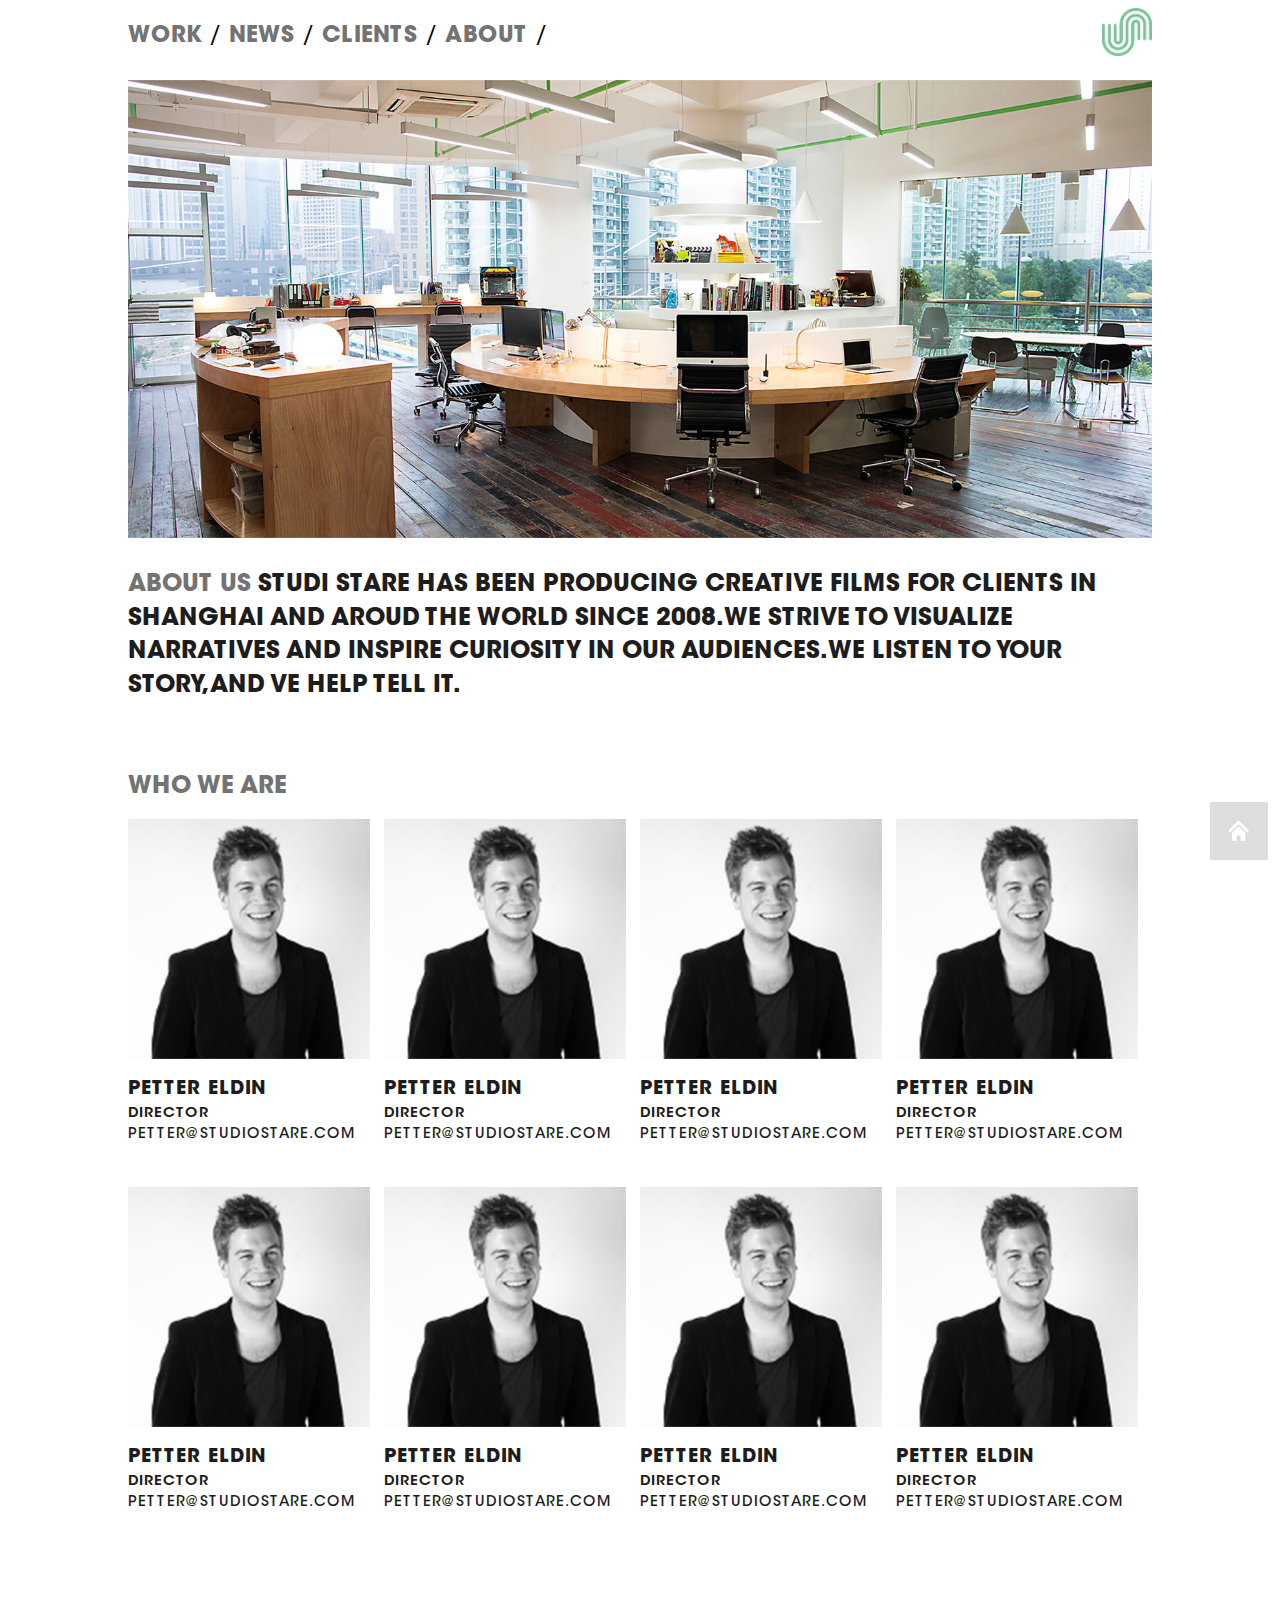
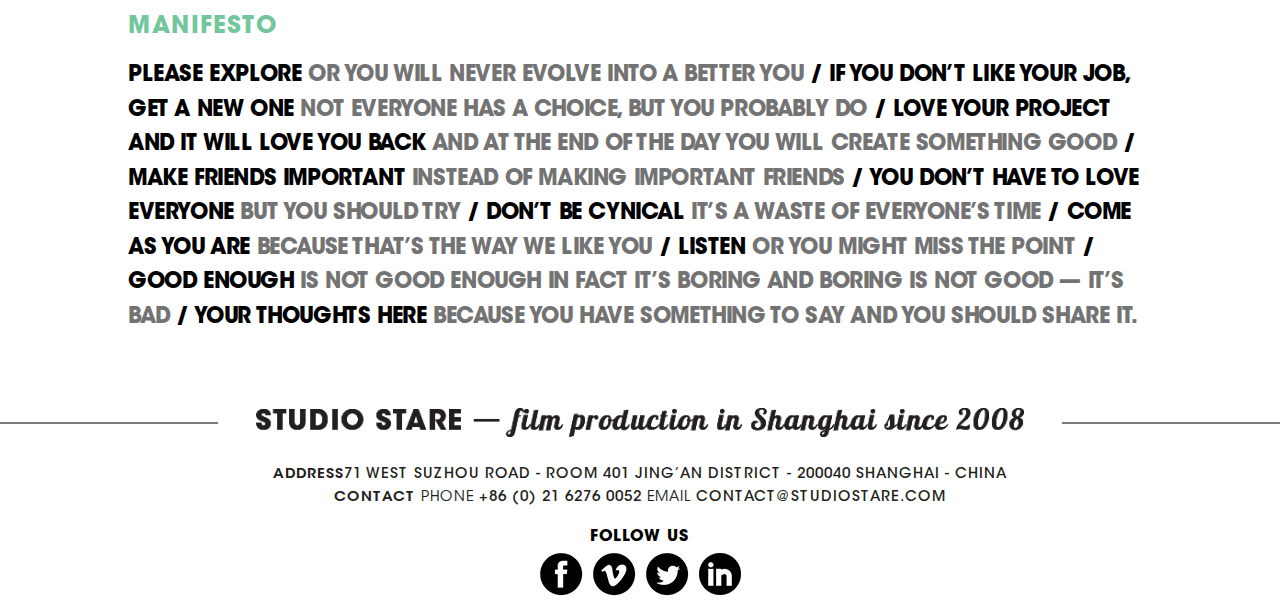
<file: design/staticPage/front/about.html>
<!doctype html>

<head>
<meta charset="utf-8" />
<meta http-equiv="X-UA-Compatible" content="IE=edge,chrome=1">
<title>Studio Stare</title>
<meta name="description" content="" />
<link rel="stylesheet" type="text/css" href="css/style.css">
<script src="js/libs/html5shiv.js"></script>
<script src="js/jquery.min.js"></script>
<!-- ICONS -->
<link rel="icon" type="image/png" href="favicon.png" />
<link rel="icon" type="image/x-icon" href="favicon.ico" />
<!-- MOBILE META -->
<meta name="viewport" content="width=device-width, initial-scale=0.8, maximum-scale=0.8, minimum-scale=0.8, user-scalable=no">
<meta name="apple-mobile-web-app-capable" content="yes">
<meta name="apple-mobile-web-app-status-bar-style" content="black">

<meta itemprop="name" content="Studio Stare" >
<meta itemprop="description" content="">
<!--[if lt IE 9]>
	<script src="js/libs/html5shiv.js"></script>
	<![endif]-->

</head>
<body data-tpl="home">
<header id="main_header">
  <div class="center">
    <nav id="main_nav">
      <ul>
         <li><a href="index.html">work</a><font>&nbsp;/&nbsp;</font></li>
        <li><a href="news.html">news</a><font>&nbsp;/&nbsp;</font></li>
        <li><a href="clients.html">clients</a><font>&nbsp;/&nbsp;</font></li>
        <li><a href="about.html">about</a><font>&nbsp;/&nbsp;</font></li>
      </ul>
    </nav>
    <a href="/en/home/" class="logo"> <img src="img/logo.png" alt=""> </a> <span class="clearfix"></span> </div>
</header>
<div class="aboutbox">
  <div class="aboutbanner_box">
    <div class="aboutbanner"> <img src="img/temp/about.jpg"> </div>
    <div class="aboutbanner_font">
      <h1><font>ABOUT US</font> STUDI STARE HAS BEEN PRODUCING CREATIVE FILMS FOR CLIENTS IN SHANGHAI AND AROUD THE WORLD SINCE 2008.WE STRIVE TO VISUALIZE NARRATIVES AND INSPIRE CURIOSITY IN OUR AUDIENCES.WE LISTEN TO YOUR STORY,AND VE HELP TELL IT. </h1>
    </div>
  </div>
  <div class="whobox">
    <dl>
      <dt>who we are</dt>
      <dd>
        <div class="who_list">
          <div class="who_imgbox"> <img src="img/temp/Director.jpg"> </div>
          <h2>petter eldin</h2>
          <h3>Director</h3>
          <h4> petter@studiostare.com</h4>
        </div>
        <div class="who_list">
          <div class="who_imgbox"> <img src="img/temp/Director.jpg"> </div>
          <h2>petter eldin</h2>
          <h3>Director</h3>
          <h4> petter@studiostare.com</h4>
        </div>
        <div class="who_list">
          <div class="who_imgbox"> <img src="img/temp/Director.jpg"> </div>
          <h2>petter eldin</h2>
          <h3>Director</h3>
          <h4> petter@studiostare.com</h4>
        </div>
        <div class="who_list">
          <div class="who_imgbox"> <img src="img/temp/Director.jpg"> </div>
          <h2>petter eldin</h2>
          <h3>Director</h3>
          <h4> petter@studiostare.com</h4>
        </div>
      </dd>
      <dd>
        <div class="who_list">
          <div class="who_imgbox"> <img src="img/temp/Director.jpg"> </div>
          <h2>petter eldin</h2>
          <h3>Director</h3>
          <h4> petter@studiostare.com</h4>
        </div>
        <div class="who_list">
          <div class="who_imgbox"> <img src="img/temp/Director.jpg"> </div>
          <h2>petter eldin</h2>
          <h3>Director</h3>
          <h4> petter@studiostare.com</h4>
        </div>
        <div class="who_list">
          <div class="who_imgbox"> <img src="img/temp/Director.jpg"> </div>
          <h2>petter eldin</h2>
          <h3>Director</h3>
          <h4> petter@studiostare.com</h4>
        </div>
        <div class="who_list">
          <div class="who_imgbox"> <img src="img/temp/Director.jpg"> </div>
          <h2>petter eldin</h2>
          <h3>Director</h3>
          <h4> petter@studiostare.com</h4>
        </div>
      </dd>
    </dl>
  </div>
  <div class="manifesto">
    <dl>
      <dt>MANIFESTO</dt>
      <dd> <font color="#000">PLEASE EXPLORE</font> or you will never evolve into a better you <font color="#000">/ IF YOU DON’T LIKE YOUR JOB, GET A NEW ONE</font> not everyone has a choice, but you probably do <font color="#000">/ LOVE YOUR PROJECT AND IT WILL LOVE YOU BACK</font> and at the end of the day you will create something good <font color="#000">/ MAKE FRIENDS IMPORTANT</font> instead of making important friends <font color="#000">/ YOU DON’T HAVE TO LOVE EVERYONE</font> but you should try <font color="#000">/ DON’T BE CYNICAL</font> it’s a waste of everyone’s time <font color="#000">/ COME AS YOU ARE</font> because that’s the way we like you <font color="#000">/ LISTEN</font> or you might miss the point <font color="#000">/ GOOD ENOUGH</font> IS NOT GOOD ENOUGH in fact it’s boring and boring is not good — it’s bad <font color="#000">/ YOUR THOUGHTS HERE</font> because you have something to say and you should share it. </dd>
    </dl>
  </div>
</div>
<footer>
  <div class="center">
    <div class="c1">
      <div class="line_fl"></div>
      <div class="imgbox"><img src="img/foot.png" alt="" /></div>
      <div class="line_fr"></div>
    </div>
    <div class="footfont"> <font class="demi">address</font>71 West Suzhou Road - room 401
      Jing’an District - 200040 Shanghai - China<br>
      <font
					class="demi">contact</font> <font class="book">phone</font> +86 (0)
      21 6276 0052 <font class="book">email</font> contact@studiostare.com </div>
    <div class="fllowus">
      <h1>follow us</h1>
      <div class="fllowuslink"> <img src="img/facebook.jpg"> <img src="img/vimeo.jpg"> <img src="img/twitter.jpg"> <img src="img/linkedin.jpg"> </div>
    </div>
  </div>
</footer>
<div class="scroll_top"><a href="index.html" class="homebtn"></a></div>
<script type="text/javascript">
	$(window).bind("scroll",check_scroll);
	function scroll_top(){
		$("html, body").animate({ scrollTop: 0 }, 120);
	}
</script>
</body>
</html>
</file>
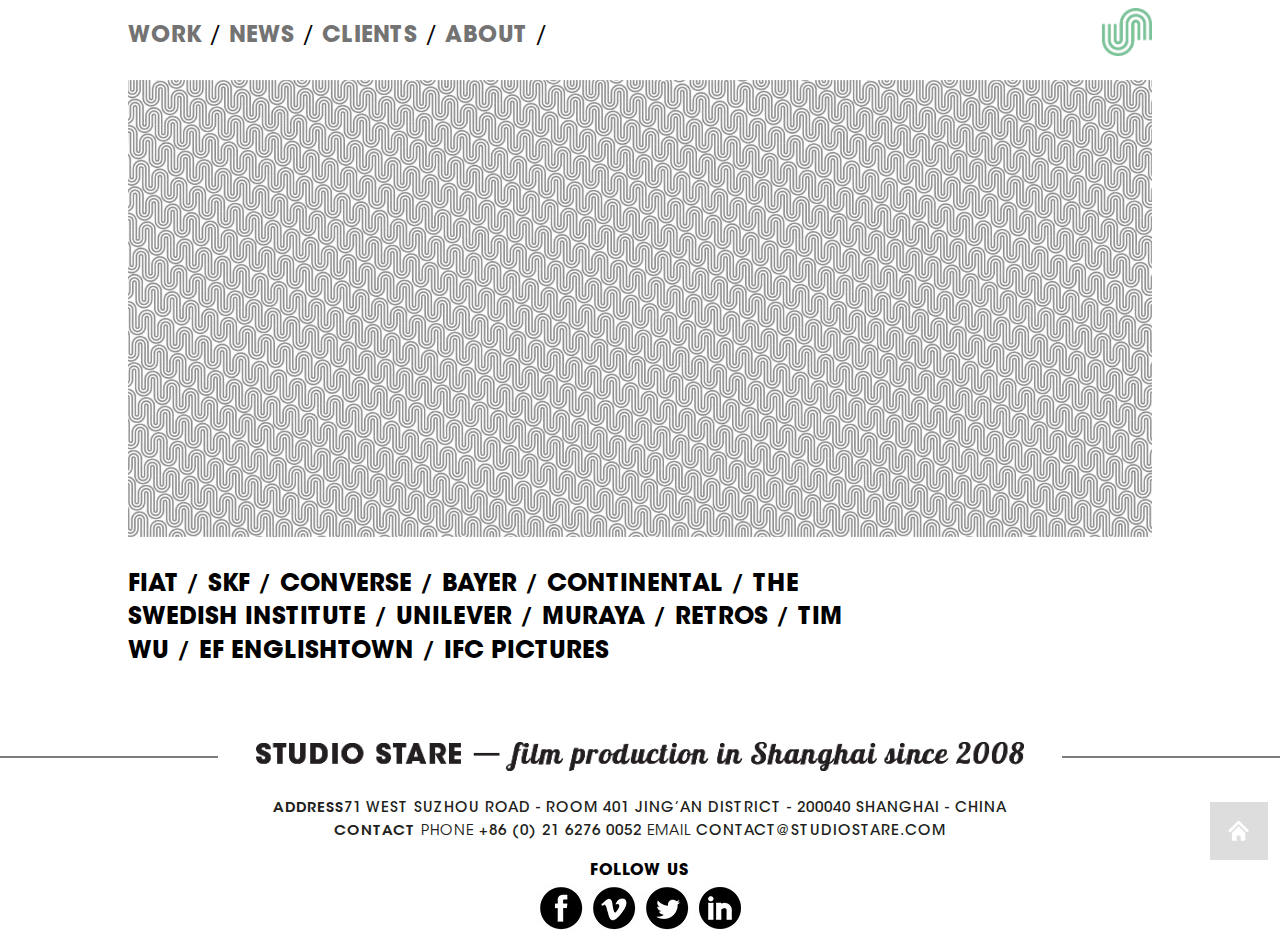
<file: design/staticPage/front/clients.html>
<!doctype html>

<head>
<meta charset="utf-8" />
<meta http-equiv="X-UA-Compatible" content="IE=edge,chrome=1">
<title>Studio Stare</title>
<meta name="description" content="" />
<link rel="stylesheet" type="text/css" href="css/style.css">
<script src="js/libs/html5shiv.js"></script>
<script src="js/jquery.min.js"></script>
<!-- ICONS -->
<link rel="icon" type="image/png" href="favicon.png" />
<link rel="icon" type="image/x-icon" href="favicon.ico" />
<!-- MOBILE META -->
<meta name="viewport" content="width=device-width, initial-scale=0.8, maximum-scale=0.8, minimum-scale=0.8, user-scalable=no">
<meta name="apple-mobile-web-app-capable" content="yes">
<meta name="apple-mobile-web-app-status-bar-style" content="black">

<meta itemprop="name" content="Studio Stare" >
<meta itemprop="description" content="">
<!--[if lt IE 9]>
	<script src="js/libs/html5shiv.js"></script>
	<![endif]-->

</head>
<body data-tpl="home">
<header id="main_header">
  <div class="center">
    <nav id="main_nav">
      <ul>
        <li><a href="index.html">work</a><font>&nbsp;/&nbsp;</font></li>
        <li><a href="news.html">news</a><font>&nbsp;/&nbsp;</font></li>
        <li><a href="clients.html">clients</a><font>&nbsp;/&nbsp;</font></li>
        <li><a href="about.html">about</a><font>&nbsp;/&nbsp;</font></li>
      </ul>
    </nav>
    <a href="/en/home/" class="logo"> <img src="img/logo.png" alt=""> </a> <span class="clearfix"></span> </div>
</header>
<div class="clientsbox">
  <div class="clientsbanner"> <img src="img/temp/clientsimg00.jpg"> </div>
  <div class="clientsnav_box">
    <div class="clientsnav"> <a href="#">FIAT </a><font> / </font><a href="#">SKF</a><font> / </font><a href="#">Converse</a><font> / </font><a href="#">BAYER</a><font> / </font><a href="#">Continental</a><font> / </font><a href="#">The Swedish Institute</a><font> / </font><a href="#">unilever</a><font> / </font><a href="#">Muraya</a><font> / </font><a href="#">ReTros</a><font> / </font><a href="#">Tim Wu</a><font> / </font><a href="#">EF Englishtown</a><font> / </font><a href="#">IFC pictures</a> </div>
    <div class="clientssubnav" style="display:none;">
      <h1>category</h1>
      <a href="#">corporate <font> / </font></a> <a href="#">advertisement<font> / </font></a> <a href="#"> digital <font> / </font></a> <a href="event.html">event <font> / </font></a> <a href="#">entertainment <font> / </font></a> </div>
  </div>
</div>
<footer>
  <div class="center">
    <div class="c1">
      <div class="line_fl"></div>
      <div class="imgbox"><img src="img/foot.png" alt="" /></div>
      <div class="line_fr"></div>
    </div>
    <div class="footfont"> <font class="demi">address</font>71 West Suzhou Road - room 401
      Jing’an District - 200040 Shanghai - China<br>
      <font
					class="demi">contact</font> <font class="book">phone</font> +86 (0)
      21 6276 0052 <font class="book">email</font> contact@studiostare.com </div>
    <div class="fllowus">
      <h1>follow us</h1>
      <div class="fllowuslink"> <img src="img/facebook.jpg"> <img src="img/vimeo.jpg"> <img src="img/twitter.jpg"> <img src="img/linkedin.jpg"> </div>
    </div>
  </div>
</footer>
<div class="scroll_top"><a href="index.html" class="homebtn"></a></div>
<script type="text/javascript">
	$(window).bind("scroll",check_scroll);
	function scroll_top(){
		$("html, body").animate({ scrollTop: 0 }, 120);
	}
</script> 
<script>
	   var warp_pro=document.getElementsByClassName("clientsnav_box");
	   for (i=0;i<warp_pro.length;i++)
		{
		 warp_pro[i].onmouseover=clientsnav_box_action;
		 warp_pro[i].onmouseout=clientsnav_box_move;
		 warp_pro[i].getElementsByClassName("clientssubnav")[0].style.display="none";
		}
       function clientsnav_box_action(){
		   this.getElementsByClassName("clientssubnav")[0].style.display="block";
		   }
		function clientsnav_box_move(){
		   this.getElementsByClassName("clientssubnav")[0].style.display="none";
		   }
       </script>
</body>
</html>
</file>
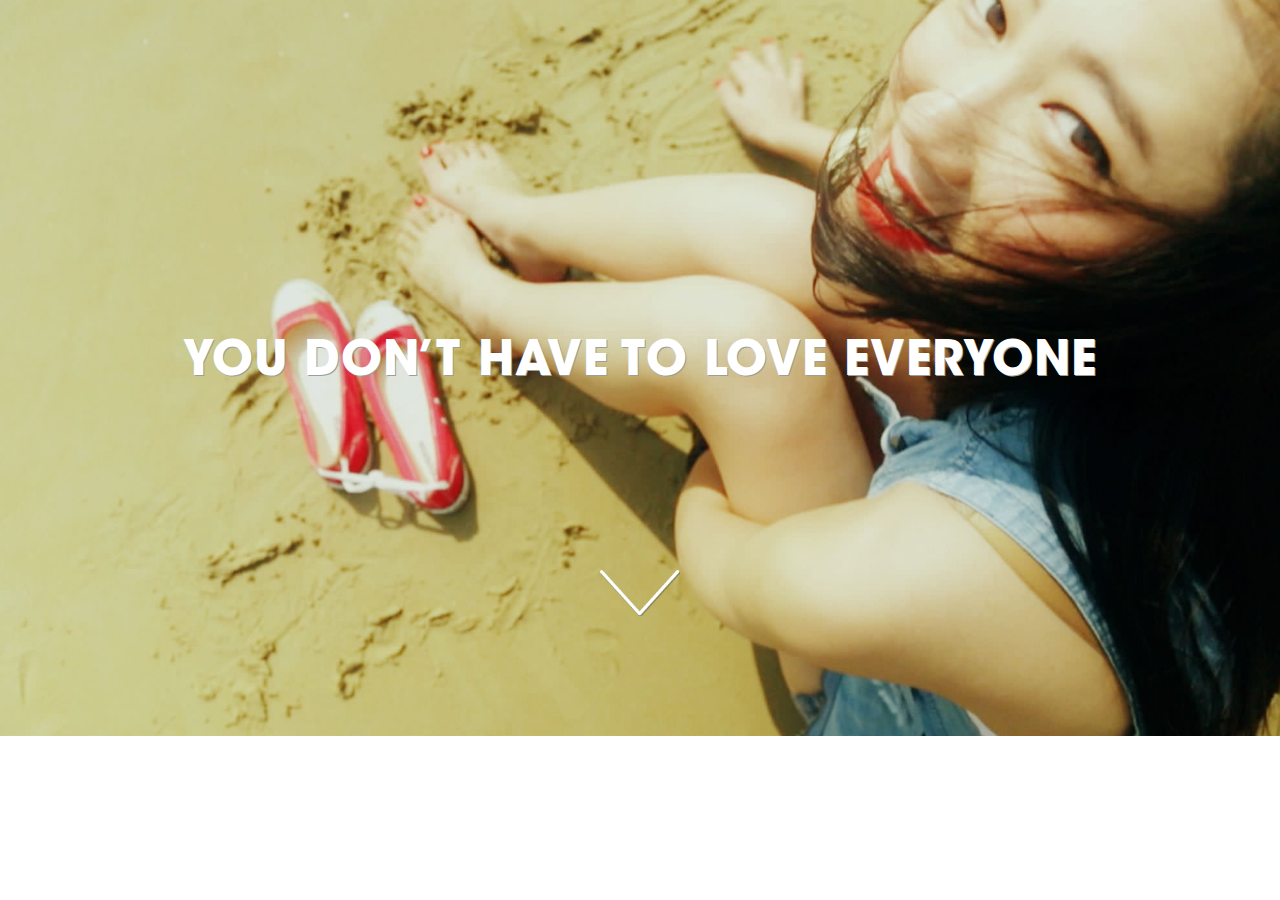
<file: design/staticPage/front/index2 (2).html>
<html>
<head>
<meta charset="utf-8" />
<meta http-equiv="X-UA-Compatible" content="IE=edge,chrome=1">
<title>Studio Stare</title>
<meta name="description" content="" />
<link rel="stylesheet" type="text/css" href="css/style.css">
<script src="js/libs/html5shiv.js"></script>
<!-- video -->
<link href="video-js.css" rel="stylesheet" type="text/css">
<script src="js/video.js"></script>
<script>videojs.options.flash.swf = "swf/video-js.swf";</script>
<script src="js/jquery.min.js"></script>

<!-- ICONS -->
<link rel="icon" type="image/png" href="favicon.png" />
<link rel="icon" type="image/x-icon" href="favicon.ico" />
<link rel="stylesheet" href="css/lrtk.css">
<!-- MOBILE META -->
<meta name="viewport" content="width=device-width"/>
<meta name="MobileOptimized" content="320"/>
<meta name="viewport" content="width=device-width, initial-scale=0.8, maximum-scale=0.8, minimum-scale=0.8, user-scalable=no">
<meta name="apple-mobile-web-app-capable" content="yes">
<meta name="apple-mobile-web-app-status-bar-style" content="black">

<meta itemprop="name" content="Studio Stare" >
<meta itemprop="description" content="">
<!--[if lt IE 9]>
	<script src="js/libs/html5shiv.js"></script>
	<![endif]-->
<script src="js/slider.js"></script>
<script src="js/jquery.flexslider-min.js"></script>
<script type="text/javascript">
		$(window).load(function() {
			$('.flexslider').flexslider();
		});
		
		var scrollFunc=function(e){
    var direct=0;
    e=e || window.event;
    if(e.wheelDelta){//IE/Opera/Chrome/safari
        if(e.wheelDelta == -3){
        	self.location='work.html';
        }
    }else if(e.detail){//Firefox
        if(e.detail == 2){
        	self.location='work.html';
        }
    }
}
/*注册事件*/
if(document.addEventListener){
    document.addEventListener('DOMMouseScroll',scrollFunc,false);
}//W3C
window.onmousewheel=document.onmousewheel=scrollFunc;//IE/Opera/Chrome/Safari

</script>


</head>
<body>
	<div class="flexslider" onClick="location='work.html'"
		data-spy="scroll" data-target=".scroll">
		<ul class="slides">
			<li id="randomimg" />
		</ul>
		<span class="arrow" onClick="location='work.html'"></span>
	</div>
	<script>
		var m=10; //随机显示图片的总数量
		var n=Math.floor(Math.random()*m);
		var p = "";
		switch(n)
		{
		case 1:
		  p = "<div class='infos'><p>Come as you are</p></div>";
		  break;
		case 2:
		  p = "<div class='infos'><p>Listen</p></div>";
		  break;
		case 3:
		  p = "<div class='infos'><p>If you don’t like your job, <br> get a new one</p></div>";
		  break;
		case 4:
		  p = "<div class='infos'><p>You don’t have to love everyone</p></div>";
		  break;
		case 5:
		  p = "<div class='infos'><p>Don't be cynical</p></div>";
		  break;
		case 6:
		  p = "<div class='infos'><p>Love your project and it will <br> love you back</p></div>";
		  break;
		case 7:
		  p = "<div class='infos'><p>Good enough <br> is not good enough</p></div>";
		  break;
		case 8:
		  p = "<div class='infos'><p>Your thoughts HERE</p></div>";
		  break;
		case 9:
		  p = "<div class='infos'><p>Your thoughts HERE</p></div>";
		  break;
		case 0:
		  p = "<div class='infos'><p>Your thoughts HERE</p></div>";
		  break;
		default:
		  p = "";
		}
		var imgstr = "<img src='img/temp/img0" + n + ".jpg' />" + p;
		document.getElementById("randomimg").innerHTML = imgstr;
	</script>
	<script>
	   var warp_pro=document.getElementsByClassName("sharebox");
	   for (i=0;i<warp_pro.length;i++)
		{
		 warp_pro[i].onmouseover=sharebox_action;
		 warp_pro[i].onmouseout=sharebox_move;
		 warp_pro[i].getElementsByClassName("shareicon")[0].style.display="none";
		}
       function sharebox_action(){
		   this.getElementsByClassName("shareicon")[0].style.display="block";
		   }
		function sharebox_move(){
		   this.getElementsByClassName("shareicon")[0].style.display="none";
		   }
       </script>

</body>
</html>
</file>
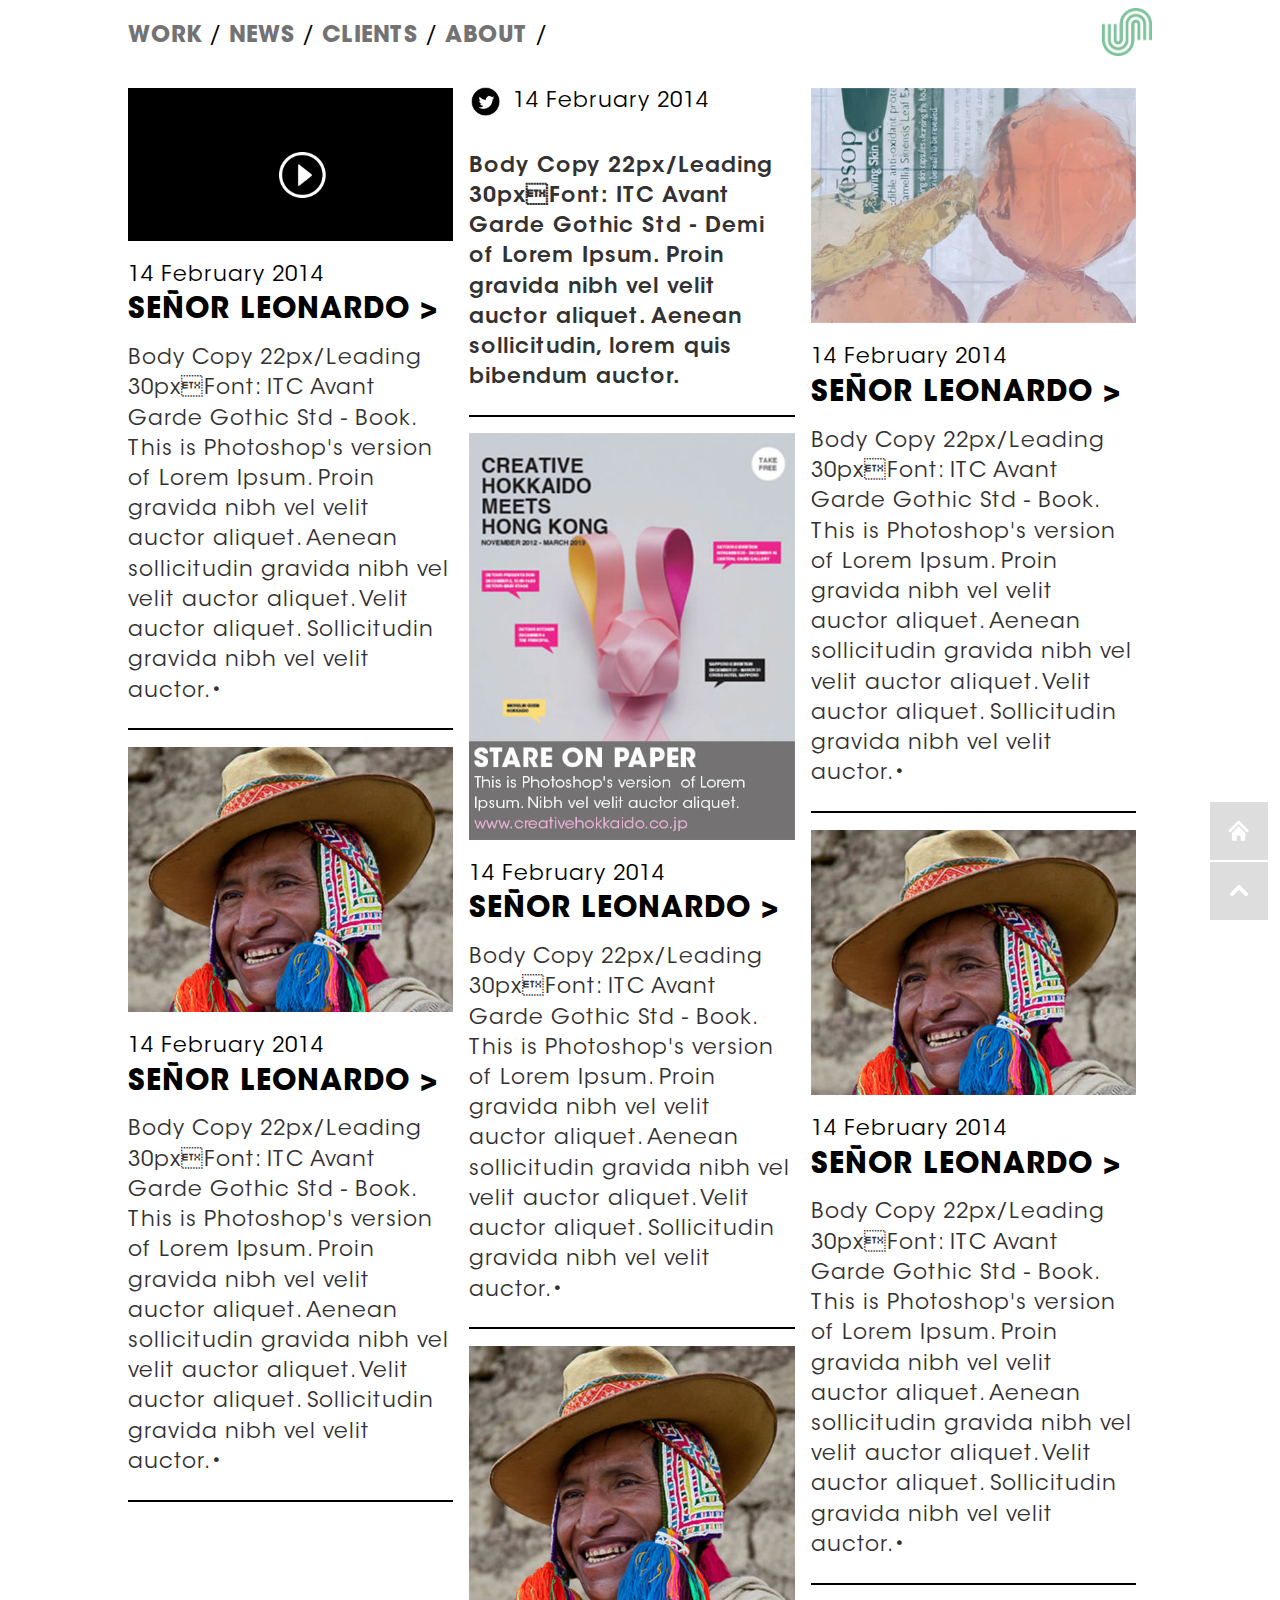
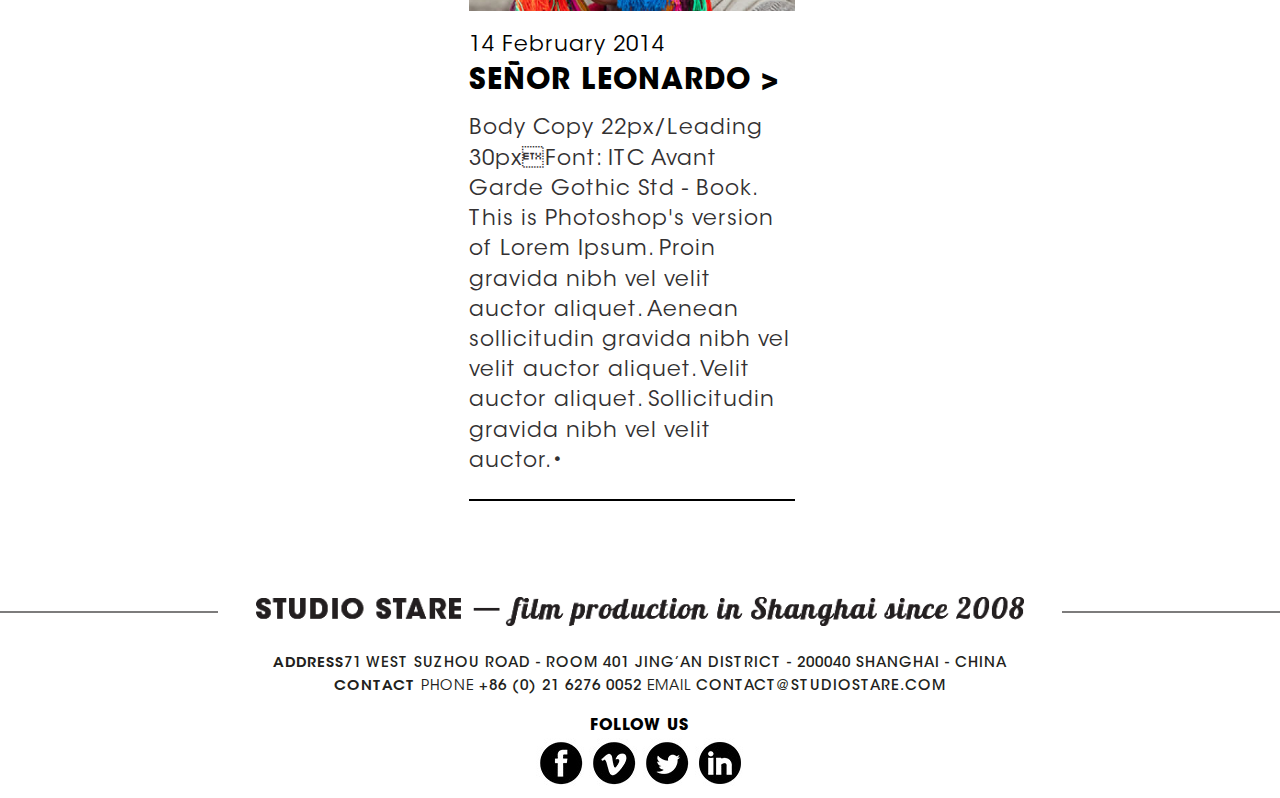
<file: design/staticPage/front/news.html>
<!doctype html>

<head>
<meta charset="utf-8" />
<meta http-equiv="X-UA-Compatible" content="IE=edge,chrome=1">
<title>Studio Stare</title>
<meta name="description" content="" />
<link rel="stylesheet" type="text/css" href="css/style.css">
<script src="js/libs/html5shiv.js"></script>
<script src="js/jquery.min.js"></script>
<!-- video -->
<link href="video-js.css" rel="stylesheet" type="text/css">
<script src="js/video.js"></script>
<script>videojs.options.flash.swf = "swf/video-js.swf";</script>
<!--[if lt IE 9]>
<script src="../html5.js"></script>
<![endif]-->
<script src="js/blocksit.min.js"></script>
<script src="js/blockanimate.js"></script>
<!-- ICONS -->
<link rel="icon" type="image/png" href="favicon.png" />
<link rel="icon" type="image/x-icon" href="favicon.ico" />
<!-- MOBILE META -->
<meta name="viewport" content="width=device-width, initial-scale=0.8, maximum-scale=0.8, minimum-scale=0.8, user-scalable=no">
<meta name="apple-mobile-web-app-capable" content="yes">
<meta name="apple-mobile-web-app-status-bar-style" content="black">

<meta itemprop="name" content="Studio Stare" >
<meta itemprop="description" content="">
<!--[if lt IE 9]>
	<script src="js/libs/html5shiv.js"></script>
	<![endif]-->

</head>
<body data-tpl="home">
<header id="main_header">
  <div class="center">
    <nav id="main_nav">
      <ul>
         <li><a href="index.html">work</a><font>&nbsp;/&nbsp;</font></li>
        <li><a href="news.html">news</a><font>&nbsp;/&nbsp;</font></li>
        <li><a href="clients.html">clients</a><font>&nbsp;/&nbsp;</font></li>
        <li><a href="about.html">about</a><font>&nbsp;/&nbsp;</font></li>
      </ul>
    </nav>
    <a href="/en/home/" class="logo"> <img src="img/logo.png" alt=""> </a> <span class="clearfix"></span> </div>
</header>
<!-- news start-->
<section id="wrapper">
  <div id="container">
    <div class="grid">
      <div class="imgholder">
        <div class="videobox">
          <video id="example_video_1" class="video-js vjs-default-skin" controls preload="none" poster="http://video-js.zencoder.com/oceans-clip.png" data-setup="{}">
            <source src="http://video-js.zencoder.com/oceans-clip.mp4" type='video/mp4' />
            <source src="http://video-js.zencoder.com/oceans-clip.webm" type='video/webm' />
            <source src="http://video-js.zencoder.com/oceans-clip.ogv" type='video/ogg' />
            <track kind="captions" src="demo.captions.vtt" srclang="en" label="English"></track>
            <!-- Tracks need an ending tag thanks to IE9 -->
            <track kind="subtitles" src="demo.captions.vtt" srclang="en" label="English"></track>
            <!-- Tracks need an ending tag thanks to IE9 --> 
          </video>
        </div>
      </div>
      <font>14 February 2014</font> <strong>señor Leonardo &gt;</strong>
      <p>Body Copy 22px/Leading 30pxFont: ITC Avant Garde Gothic Std - Book. This is Photoshop's version of Lorem Ipsum. Proin gravida nibh vel velit auctor aliquet. Aenean sollicitudin gravida nibh vel velit auctor aliquet. Velit auctor aliquet. Sollicitudin gravida nibh vel velit auctor.•</p>
      <div class="meta"></div>
    </div>
    <div class="grid">
      <div class="imgholder"><img src="img/twitter.jpg" class="twitter"><font class="twitterfont">14 February 2014</font></div>
      <p class="news_twitter">Body Copy 22px/Leading 30pxFont: ITC Avant Garde Gothic Std - Demi of Lorem Ipsum. Proin gravida nibh vel velit auctor aliquet. Aenean sollicitudin, lorem quis bibendum auctor.</p>
    </div>
    <div class="grid">
      <div class="imgholder"> <img src="img/temp/newsimg03.jpg" /> </div>
      <font>14 February 2014</font> <strong>señor Leonardo ></strong>
      <p>Body Copy 22px/Leading 30pxFont: ITC Avant Garde Gothic Std - Book. This is Photoshop's version of Lorem Ipsum. Proin gravida nibh vel velit auctor aliquet. Aenean sollicitudin gravida nibh vel velit auctor aliquet. Velit auctor aliquet. Sollicitudin gravida nibh vel velit auctor.•</p>
      <div class="meta"></div>
    </div>
    <div class="grid">
      <div class="imgholder"> <img src="img/temp/newsimg04.jpg" /> </div>
      <font>14 February 2014</font> <strong>señor Leonardo ></strong>
      <p>Body Copy 22px/Leading 30pxFont: ITC Avant Garde Gothic Std - Book. This is Photoshop's version of Lorem Ipsum. Proin gravida nibh vel velit auctor aliquet. Aenean sollicitudin gravida nibh vel velit auctor aliquet. Velit auctor aliquet. Sollicitudin gravida nibh vel velit auctor.•</p>
      <div class="meta"></div>
    </div>
    <div class="grid">
      <div class="imgholder"> <img src="img/temp/newsimg01.jpg" /> </div>
      <font>14 February 2014</font> <strong>señor Leonardo ></strong>
      <p>Body Copy 22px/Leading 30pxFont: ITC Avant Garde Gothic Std - Book. This is Photoshop's version of Lorem Ipsum. Proin gravida nibh vel velit auctor aliquet. Aenean sollicitudin gravida nibh vel velit auctor aliquet. Velit auctor aliquet. Sollicitudin gravida nibh vel velit auctor.•</p>
      <div class="meta"></div>
    </div>
    <div class="grid">
      <div class="imgholder"> <img src="img/temp/newsimg01.jpg" /> </div>
      <font>14 February 2014</font> <strong>señor Leonardo ></strong>
      <p>Body Copy 22px/Leading 30pxFont: ITC Avant Garde Gothic Std - Book. This is Photoshop's version of Lorem Ipsum. Proin gravida nibh vel velit auctor aliquet. Aenean sollicitudin gravida nibh vel velit auctor aliquet. Velit auctor aliquet. Sollicitudin gravida nibh vel velit auctor.•</p>
      <div class="meta"></div>
    </div>
    <div class="grid">
      <div class="imgholder"> <img src="img/temp/newsimg01.jpg" /> </div>
      <font>14 February 2014</font> <strong>señor Leonardo ></strong>
      <p>Body Copy 22px/Leading 30pxFont: ITC Avant Garde Gothic Std - Book. This is Photoshop's version of Lorem Ipsum. Proin gravida nibh vel velit auctor aliquet. Aenean sollicitudin gravida nibh vel velit auctor aliquet. Velit auctor aliquet. Sollicitudin gravida nibh vel velit auctor.•</p>
      <div class="meta"></div>
    </div>
  </div>
</section>
<!-- news end-->
<footer>
  <div class="center">
    <div class="c1">
      <div class="line_fl"></div>
      <div class="imgbox"><img src="img/foot.png" alt="" /></div>
      <div class="line_fr"></div>
    </div>
    <div class="footfont"> <font class="demi">address</font>71 West Suzhou Road - room 401
      Jing’an District - 200040 Shanghai - China<br>
      <font
					class="demi">contact</font> <font class="book">phone</font> +86 (0)
      21 6276 0052 <font class="book">email</font> contact@studiostare.com </div>
    <div class="fllowus">
      <h1>follow us</h1>
      <div class="fllowuslink"> <img src="img/facebook.jpg"> <img src="img/vimeo.jpg"> <img src="img/twitter.jpg"> <img src="img/linkedin.jpg"> </div>
    </div>
  </div>
</footer>
<div class="scroll_top"><a href="index.html" class="homebtn"></a><a onclick="scroll_top()"></a></div>
</div>
<script type="text/javascript">
	function scroll_top(){
		$("html, body").animate({ scrollTop: 0 }, 120);
	}
</script>
</body>
</html>
</file>
<file: design/staticPage/front/video-js.css>
/*!
Video.js Default Styles (http://videojs.com)
Version 4.4.3
Create your own skin at http://designer.videojs.com
*/
/* SKIN
================================================================================
The main class name for all skin-specific styles. To make your own skin,
replace all occurances of 'vjs-default-skin' with a new name. Then add your new
skin name to your video tag instead of the default skin.
e.g. <video class="video-js my-skin-name">
*/
.vjs-default-skin {
  color: #cccccc;
}
/* Custom Icon Font
--------------------------------------------------------------------------------
The control icons are from a custom font. Each icon corresponds to a character
(e.g. "\e001"). Font icons allow for easy scaling and coloring of icons.
*/
@font-face {
  font-family: 'VideoJS';
  src: url('font/vjs.eot');
  src: url('font/vjs.eot?#iefix') format('embedded-opentype'), url('font/vjs.woff') format('woff'), url('font/vjs.ttf') format('truetype');
  font-weight: normal;
  font-style: normal;
}
/* Base UI Component Classes
--------------------------------------------------------------------------------
*/
/* Slider - used for Volume bar and Seek bar */
.vjs-default-skin .vjs-slider {
/*  */
padding: 0;;
  /*  */
  /* background-color: #333333; */;
  /* Replace browser focus hightlight with handle highlight */
  outline: 0;
  

  
position: relative;
  cursor: pointer;
  /* background-color-with-alpha */;


  /* margin: 0; */


  /* display: none; */


  

}
.vjs-default-skin .vjs-slider:focus {
  /* box-shadow */
  -webkit-box-shadow: 0 0 2em #ffffff;
  -moz-box-shadow: 0 0 2em #ffffff;
  box-shadow: 0 0 2em #ffffff;
}
.vjs-default-skin .vjs-slider-handle {
  position: absolute;
  /* Needed for IE6 */
  left: 0;
  top: 0;
}
.vjs-default-skin .vjs-slider-handle:before {
  content: "\e009";
  font-family: VideoJS;
  line-height: 1;
  text-align: center;
  text-shadow: 0em 0em 1em #fff;
  position: absolute;
  top: 0;
  left: 0;
  /* Rotate the square icon to make a diamond */
  /* transform */
  -webkit-transform: rotate(-45deg);
  -moz-transform: rotate(-45deg);
  -ms-transform: rotate(-45deg);
  -o-transform: rotate(-45deg);
  transform: rotate(-45deg);
}
/* Control Bar
--------------------------------------------------------------------------------
The default control bar that is a container for most of the controls.
*/
.vjs-default-skin .vjs-control-bar {
  /* Start hidden */
  display: none;
  position: absolute;
  /* Place control bar at the bottom of the player box/video.
     If you want more margin below the control bar, add more height. */
  bottom: 0;
  /* Use left/right to stretch to 100% width of player div */
  left: 0;
  right: 0;
  /* Height includes any margin you want above or below control items */
  height: 5.0em;
  /* background-color-with-alpha */
}
/* Show the control bar only once the video has started playing */
.vjs-default-skin.vjs-has-started .vjs-control-bar {
  display: block;
  /* Visibility needed to make sure things hide in older browsers too. */

  visibility: visible;
  opacity: 1;
  /* transition */
  -webkit-transition: visibility 0.1s, opacity 0.1s;
  -moz-transition: visibility 0.1s, opacity 0.1s;
  -o-transition: visibility 0.1s, opacity 0.1s;
  transition: visibility 0.1s, opacity 0.1s;
}
/* Hide the control bar when the video is playing and the user is inactive  */
.vjs-default-skin.vjs-has-started.vjs-user-inactive.vjs-playing .vjs-control-bar {
  display: block;
  visibility: hidden;
  opacity: 0;
  /* transition */
  -webkit-transition: visibility 1s, opacity 1s;
  -moz-transition: visibility 1s, opacity 1s;
  -o-transition: visibility 1s, opacity 1s;
  transition: visibility 1s, opacity 1s;
}
.vjs-default-skin.vjs-controls-disabled .vjs-control-bar {
  display: none;
}
.vjs-default-skin.vjs-using-native-controls .vjs-control-bar {
  display: none;
}
/* IE8 is flakey with fonts, and you have to change the actual content to force
fonts to show/hide properly.
  - "\9" IE8 hack didn't work for this
  - Found in XP IE8 from http://modern.ie. Does not show up in "IE8 mode" in IE9
*/
@media \0screen {
  .vjs-default-skin.vjs-user-inactive.vjs-playing .vjs-control-bar :before {
    content: "";
  }
}
/* General styles for individual controls. */
.vjs-default-skin .vjs-control {
  outline: none;
  position: absolute;
  left: 44%;
  padding: 0;
  height: 4em;
  width: 4em;
}
/* FontAwsome button icons */
.vjs-default-skin .vjs-control:before {
  font-family: VideoJS;
  line-height: 2;
  position: absolute;
  top: 0;
  left: -1em;
  width: 100%;
  height: 100%;
  text-align: center;
  text-shadow: 1px 1px 1px rgba(0, 0, 0, 0.5);
}
/* Replacement for focus outline */
.vjs-default-skin .vjs-control:focus:before,
.vjs-default-skin .vjs-control:hover:before {
  text-shadow: 0em 0em 1em #ffffff;
}
.vjs-default-skin .vjs-control:focus {
  /*  outline: 0; */
  /* keyboard-only users cannot see the focus on several of the UI elements when
  this is set to 0 */

}
/* Hide control text visually, but have it available for screenreaders */
.vjs-default-skin .vjs-control-text {
  /* hide-visually */
  border: 0;
  clip: rect(0 0 0 0);
  height: 1px;
  margin: -1px;
  overflow: hidden;
  padding: 0;
  position: absolute;
  width: 1px;
}
/* Play/Pause
--------------------------------------------------------------------------------
*/
.vjs-default-skin .vjs-play-control {
  width: 5em;
  cursor: pointer;
}
.vjs-playing{
  background:url(img/pause-button.png) no-repeat;
  background-size:4em;
}
.vjs-paused{background:url(img/play-button.png) no-repeat;  background-size:4em;}
/* Volume/Mute
-------------------------------------------------------------------------------- */
.vjs-default-skin .vjs-mute-control,
.vjs-default-skin .vjs-volume-menu-button {
  cursor: pointer;
  left: 0.4em;
  height: 1em;
  bottom: 2em;
}

.vjs-default-skin .vjs-volume-control {
  /* width: 5em; */
  /* float: right; */
  display: none;
}
.vjs-default-skin .vjs-volume-bar {
  width: 5em;
  height: 0.6em;
  margin: 1.1em auto 0;
}
.vjs-default-skin .vjs-volume-menu-button .vjs-menu-content {
  height: 2.9em;
}
.vjs-default-skin .vjs-volume-level {
  position: absolute;
  top: 0;
  left: 0;
  height: 0.5em;
  background: #66a8cc url([data-uri]) -50% 0 repeat;
}
.vjs-default-skin .vjs-volume-bar .vjs-volume-handle {
  width: 0.5em;
  height: 0.5em;
}
.vjs-default-skin .vjs-volume-handle:before {
  top: -0.2em;
  left: -0.2em;
  width: 1em;
  height: 1em;
}
.vjs-default-skin .vjs-volume-menu-button .vjs-menu .vjs-menu-content {
  width: 6em;
  left: -4em;
}
/* Progress
--------------------------------------------------------------------------------
*/
.vjs-default-skin .vjs-progress-control {
  position: absolute;
  left: 0;
  right: 0;
  width: auto;
  height: 1em;
  /* Set above the rest of the controls. */
  bottom: 0em;
  /* Shrink the bar slower than it grows. */
  /* transition */
  -webkit-transition: all 0.4s;
  -moz-transition: all 0.4s;
  -o-transition: all 0.4s;
  transition: all 0.4s;
}
/* On hover, make the progress bar grow to something that's more clickable.
    This simply changes the overall font for the progress bar, and this
    updates both the em-based widths and heights, as wells as the icon font */
.vjs-default-skin:hover .vjs-progress-control {
  /* Even though we're not changing the top/height, we need to include them in
      the transition so they're handled correctly. */

  /* transition */
  -webkit-transition: all 0.2s;
  -moz-transition: all 0.2s;
  -o-transition: all 0.2s;
  transition: all 0.2s;
}
/* Box containing play and load progresses. Also acts as seek scrubber. */
.vjs-default-skin .vjs-progress-holder {
  height: 100%;
}
/* Progress Bars */
.vjs-default-skin .vjs-progress-holder .vjs-play-progress,
.vjs-default-skin .vjs-progress-holder .vjs-load-progress {
  position: absolute;
  display: block;
  height: 100%;
  padding: 0;
  /* Needed for IE6 */
  left: 0;
  top: 0;
}
.vjs-default-skin .vjs-play-progress {
  background:rgba(0,0,0,0.7);
}
.vjs-default-skin .vjs-load-progress {
}
.vjs-default-skin .vjs-seek-handle {
  width: 1.5em;
  height: 100%;
}
.vjs-default-skin .vjs-seek-handle:before {
  padding-top: 0.1em /* Minor adjustment */;
}
/* Time Display
--------------------------------------------------------------------------------
*/
.vjs-default-skin .vjs-time-controls {
  /* Align vertically by making the line height the same as the control bar */
  line-height: 3em;
  display: none;
}
.vjs-default-skin .vjs-current-time {
  float: left;
}
.vjs-default-skin .vjs-duration {
  float: left;
}
/* Remaining time is in the HTML, but not included in default design */
.vjs-default-skin .vjs-remaining-time {
  display: none;
  float: left;
}
.vjs-time-divider {
    display: none;
}
/* Fullscreen
--------------------------------------------------------------------------------
*/
.vjs-default-skin .vjs-fullscreen-control {
  width: 4em;
  cursor: pointer;
  position: absolute;
  left: 49%;
  margin: 0 0 0 2em;
}
.vjs-default-skin .vjs-fullscreen-control{
  background:url(img/screenbig.png) no-repeat;
  background-size:4em;
}
/* Switch to the exit icon when the player is in fullscreen */
.vjs-default-skin.vjs-fullscreen .vjs-fullscreen-control{
  background:url(img/rescreen-button.png) no-repeat;
  background-size:4em;
}
/* Big Play Button (play button at start)
--------------------------------------------------------------------------------
Positioning of the play button in the center or other corners can be done more
easily in the skin designer. http://designer.videojs.com/
*/
.vjs-default-skin .vjs-big-play-button {
  left: 50%;
  top: 50%;
  margin: -1em 0 0 -1em;
  z-index: 2;
  position: absolute;
  width: 4em;
  height: 4em;
  cursor: pointer;
  background:url(img/play-button.png) no-repeat;
  background-size:4em;
  outline:none;
}
/* Optionally center */
.vjs-default-skin.vjs-big-play-centered .vjs-big-play-button {
  /* Center it horizontally */
  left: 50%;
  margin-left: -2.1em;
  /* Center it vertically */
  top: 50%;
  margin-top: -1.4000000000000001em;
}
/* Hide if controls are disabled */
.vjs-default-skin.vjs-controls-disabled .vjs-big-play-button {
  display: none;
}
/* Hide when video starts playing */
.vjs-default-skin.vjs-has-started .vjs-big-play-button {
  display: none;
}
/* Hide on mobile devices. Remove when we stop using native controls
    by default on mobile  */
.vjs-default-skin.vjs-using-native-controls .vjs-big-play-button {
  display: none;
}
/* Loading Spinner
--------------------------------------------------------------------------------
*/
.vjs-loading-spinner {

  display: none;
  position: absolute;
  top: 50%;
  left: 50%;
  line-height: 1;
  width: 1em;
  height: 1em;
  margin-left: -0.5em;
  margin-top: -0.5em;
  opacity: 0.75;
  /* animation */
  -webkit-animation: spin 1.5s infinite linear;
  -moz-animation: spin 1.5s infinite linear;
  -o-animation: spin 1.5s infinite linear;
  animation: spin 1.5s infinite linear;
}
.vjs-default-skin .vjs-loading-spinner:before {
  content: "\e01e";
  font-family: VideoJS;
  position: absolute;
  top: 0;
  left: 0;
  width: 1em;
  height: 1em;
  text-align: center;
  text-shadow: 0em 0em 0.1em #000;
}
@-moz-keyframes spin {
  0% {
    -moz-transform: rotate(0deg);
  }
  100% {
    -moz-transform: rotate(359deg);
  }
}
@-webkit-keyframes spin {
  0% {
    -webkit-transform: rotate(0deg);
  }
  100% {
    -webkit-transform: rotate(359deg);
  }
}
@-o-keyframes spin {
  0% {
    -o-transform: rotate(0deg);
  }
  100% {
    -o-transform: rotate(359deg);
  }
}
@keyframes spin {
  0% {
    transform: rotate(0deg);
  }
  100% {
    transform: rotate(359deg);
  }
}
/* Menu Buttons (Captions/Subtitles/etc.)
--------------------------------------------------------------------------------
*/
.vjs-default-skin .vjs-menu-button {
  float: right;
  cursor: pointer;
  display: none;
}
.vjs-default-skin .vjs-menu {
  display: none;
  position: absolute;
  bottom: 0;
  left: 0em;
  /* (Width of vjs-menu - width of button) / 2 */
  width: 0em;
  height: 0em;
  margin-bottom: 3em;
  border-left: 2em solid transparent;
  border-right: 2em solid transparent;
  border-top: 1.55em solid #000000;
  /* Same width top as ul bottom */

  border-top-color: rgba(7, 40, 50, 0.5);
  /* Same as ul background */

}
/* Button Pop-up Menu */
.vjs-default-skin .vjs-menu-button .vjs-menu .vjs-menu-content {
  display: block;
  padding: 0;
  margin: 0;
  position: absolute;
  width: 10em;
  bottom: 1.5em;
  /* Same bottom as vjs-menu border-top */

  max-height: 15em;
  overflow: auto;
  left: -5em;
  /* Width of menu - width of button / 2 */
  /* background-color-with-alpha */
  background-color: #07141e;
  background-color: rgba(7, 20, 30, 0.7);
  /* box-shadow */
  -webkit-box-shadow: -0.2em -0.2em 0.3em rgba(255, 255, 255, 0.2);
  -moz-box-shadow: -0.2em -0.2em 0.3em rgba(255, 255, 255, 0.2);
  box-shadow: -0.2em -0.2em 0.3em rgba(255, 255, 255, 0.2);
}
.vjs-default-skin .vjs-menu-button:hover .vjs-menu {
  display: block;
}
.vjs-default-skin .vjs-menu-button ul li {
  list-style: none;
  margin: 0;
  padding: 0.3em 0 0.3em 0;
  line-height: 1.4em;
  text-align: center;
  text-transform: lowercase;
}
.vjs-default-skin .vjs-menu-button ul li.vjs-selected {
  background-color: #000;
}
.vjs-default-skin .vjs-menu-button ul li:focus,
.vjs-default-skin .vjs-menu-button ul li:hover,
.vjs-default-skin .vjs-menu-button ul li.vjs-selected:focus,
.vjs-default-skin .vjs-menu-button ul li.vjs-selected:hover {
  outline: 0;
  color: #111;
  /* background-color-with-alpha */
  background-color: #ffffff;
  background-color: rgba(255, 255, 255, 0.75);
  /* box-shadow */
  -webkit-box-shadow: 0 0 1em #ffffff;
  -moz-box-shadow: 0 0 1em #ffffff;
  box-shadow: 0 0 1em #ffffff;
}
.vjs-default-skin .vjs-menu-button ul li.vjs-menu-title {
  text-align: center;
  text-transform: uppercase;
  line-height: 2em;
  padding: 0;
  margin: 0 0 0.3em 0;
  font-weight: bold;
  cursor: default;
}
/* Subtitles Button */
.vjs-default-skin .vjs-subtitles-button:before {
  content: "\e00c";
}
/* Captions Button */
.vjs-default-skin .vjs-captions-button:before {
  content: "\e008";
}
/* Replacement for focus outline */
.vjs-default-skin .vjs-captions-button:focus .vjs-control-content:before,
.vjs-default-skin .vjs-captions-button:hover .vjs-control-content:before {
  /* box-shadow */
  -webkit-box-shadow: 0 0 1em #ffffff;
  -moz-box-shadow: 0 0 1em #ffffff;
  box-shadow: 0 0 1em #ffffff;
}
/*
REQUIRED STYLES (be careful overriding)
================================================================================
When loading the player, the video tag is replaced with a DIV,
that will hold the video tag or object tag for other playback methods.
The div contains the video playback element (Flash or HTML5) and controls,
and sets the width and height of the video.

** If you want to add some kind of border/padding (e.g. a frame), or special
positioning, use another containing element. Otherwise you risk messing up
control positioning and full window mode. **
*/
.video-js {
  background-color: #000;
  position: relative;
  padding: 0;
  /* Start with 10px for base font size so other dimensions can be em based and
     easily calculable. */

  /* Allow poster to be vertially aligned. */

  vertical-align: middle;
  /*  display: table-cell; */
  /*This works in Safari but not Firefox.*/

  /* Provide some basic defaults for fonts */

  font-weight: normal;
  font-style: normal;
  /* Avoiding helvetica: issue #376 */

  font-family: Arial, sans-serif;
  /* Turn off user selection (text highlighting) by default.
     The majority of player components will not be text blocks.
     Text areas will need to turn user selection back on. */

  /* user-select */
  -webkit-user-select: none;
  -moz-user-select: none;
  -ms-user-select: none;
  user-select: none;
}
/* Playback technology elements expand to the width/height of the containing div
    <video> or <object> */
.video-js .vjs-tech {
  width:100%; 
}
/* Fix for Firefox 9 fullscreen (only if it is enabled). Not needed when
   checking fullScreenEnabled. */
.video-js:-moz-full-screen {
  position: absolute;
}
/* Fullscreen Styles */
body.vjs-full-window {
  padding: 0;
  margin: 0;
  height: 100%;
  /* Fix for IE6 full-window. http://www.cssplay.co.uk/layouts/fixed.html */
  overflow-y: auto;
}
.video-js.vjs-fullscreen {
  position: fixed;
  overflow: hidden;
  z-index: 1000;
  left: 0;
  top: 0;
  bottom: 0;
  right: 0;
  width: 100% !important;
  height: 100% !important;
  /* IE6 full-window (underscore hack) */
  _position: absolute;
}
.video-js:-webkit-full-screen {
  width: 100% !important;
  height: 100% !important;
}
.video-js.vjs-fullscreen.vjs-user-inactive {
  cursor: none;
}
/* Poster Styles */
.vjs-poster {
  background-repeat: no-repeat;
  background-position: 50% 50%;
  background-size: contain;
  cursor: pointer;
  height: 100%;
  margin: 0;
  padding: 0;
  position: relative;
  width: 100%;
}
.vjs-poster img {
  display: block;
  margin: 0 auto;
  max-height: 100%;
  padding: 0;
  width: 100%;
}
/* Hide the poster when native controls are used otherwise it covers them */
.video-js.vjs-using-native-controls .vjs-poster {
  display: none;
}
/* Text Track Styles */
/* Overall track holder for both captions and subtitles */
.video-js .vjs-text-track-display {
  text-align: center;
  position: absolute;
  bottom: 4em;
  /* Leave padding on left and right */
  left: 1em;
  right: 1em;
}
/* Individual tracks */
.video-js .vjs-text-track {
  display: none;
  text-align: center;
  margin-bottom: 0.1em;
  /* Transparent black background, or fallback to all black (oldIE) */
  /* background-color-with-alpha */
  background-color: #000000;
  background-color: rgba(0, 0, 0, 0.5);
}
.video-js .vjs-subtitles {
  color: #ffffff /* Subtitles are white */;
}
.video-js .vjs-captions {
  color: #ffcc66 /* Captions are yellow */;
}
.vjs-tt-cue {
  display: block;
}
/* Hide disabled or unsupported controls */
.vjs-default-skin .vjs-hidden {
  display: none;
}
.vjs-lock-showing {
  display: block !important;
  opacity: 1;
  visibility: visible;
}
/* -----------------------------------------------------------------------------
The original source of this file lives at
https://github.com/videojs/video.js/blob/master/src/css/video-js.less */
</file>
<file: design/staticPage/front/css/style.css>
@import "reset.css";
@import "font.css";
@import "ui-media.css";
/*==========WORK START==========*/
#body{width:80%; margin: 3em auto 0 auto; max-width:1490px;overflow: hidden;}
.ajaxContainer{margin:42px auto 0 auto;}
.noAnim {
	-webkit-transition: all, 0, ease-in, 0 !important;
}
.noSelection {
	-webkit-touch-callout: none;
	-webkit-user-select: none;
	-khtml-user-select: none;
	-moz-user-select: none;
	-ms-user-select: none;
	user-select: none;
}
.whitelogo {
	position: absolute;
	top: 8em;
	left: 3em;
	z-index: 1;
	display: block;
	width: 16em;
	height: 8em;
}
.whitelogo img{width:100%;}
.center {
	margin: 0 auto;
	position: relative;
}
video {
	width: 100%;
}
#error404 {
	font-size: 30px;
	font-family: 'Gotham Bold';
	text-align: center;
}
#error404 p span {
	font-size: 200px;
	line-height: 180px;
	display: block;
}
#home .undisplayed, #director .undisplayed {
	text-align: center;
	display: block;
	width: 500px;
	overflow: hidden;
	position: relative;
}
#home .undisplayed h1, #director .undisplayed h1 {
	font-size: 14px;
	margin-top: 40px;
	position: absolute;
	top: 0;
	left: 0;
}
#home .undisplayed h2,  #director .undisplayed h2 {
	font-size: 12px;
	color: #898989;
	margin-bottom: 40px;
	position: absolute;
	top: 0;
	left: 0;
}
/* PROJECT THUMB */
.videoplaybox{width:100%; overflow:hidden; position:relative;}
.videobigbox{width:49%; margin:0 2% 0 0;  float:left; max-width: 730px;overflow:hidden;}
.videobigbox:nth-last-child(2n-1){margin:0;}
.videobox{width:100%; position:relative;float: left;}
.videobox img{width:100%;max-width: 730px;}
.videosize{width:100%; height:10em;}
.fr{float:right;}
.sharebigbox{width: 15.4em; position:absolute; z-index:1; right:0; bottom: 1em;}
.sharebox{max-width: 13em; min-width: 6em;position:absolute; z-index:1; right: 1.4em; bottom: 0.4em; cursor:pointer;}
.shareicon{width:2.4em; overflow: hidden;}
.shareicon img{width:100%; margin:0 0 0.4em 0}
.sharefont{ overflow: hidden;}
.sharefont img{width: 100%; float:left;max-width: 106px;}
.sharebtn{ width: 4.1em;height: 3.9em; float: left;}
.sharebtn img{width:100%;height: 100%;max-width: 49px;max-height: 47px;}
.title {
	font: 2.4em/1.2em 'itcavantgardestd-bold';
	color: #4a4a4a;
}
.subtitle {
	font: 2.4em/1.4em 'itcavantgardestd-md';
	color: #898989;
	margin-bottom: 18px;
	text-transform: capitalize;
}
.infos {
	width: 100%;
	float: left;
	color: #000;
	margin-top: 1.6em;
	line-height: 21px;
	margin-bottom: 35px;
}
.videoplayinfos {
width: 100%;
margin: 4em 0 5em 0;
overflow: hidden;}
.infos_left{float:left; width:30%;}
.infos_left h1{float:left; font:3em/1.4em 'itcavantgardestd-bold';}
.infos_left h2{float:left; font:3em/1.4em 'itcavantgardestd-md'; text-transform:capitalize}
.infos_left font{float:left; font:3em/1.4em 'itcavantgardestd-md';}
.infos_right{float:right; font:2em/1.4em 'itcavantgardestd-md'; width:60%;text-transform:capitalize}
.arrow {
	display: block;
	width: 10em;
	height: 9em;
	min-width:60px;
	min-height:48px;
	position: absolute;
	bottom: 18%;
	left: 50%;
	margin-left: -5em;
	background: url(../img/screen-arrow.png) no-repeat;
	background-size: 100%;
}

/*==========NEWS START==========*/
/* wrapper css */
.aboutbox, .clientsbox, #wrapper, .submainbox{
}
#wrapper hgroup{
	text-align:center;
}
#wrapper h2{
	margin:5px 0;
	color:#FF6D99;
	text-shadow:1px 1px 2px #A50031;
	font-size:33px;
	font-family:Arial Narrow, Arial, sans-serif;
}
#wrapper h3{
	font-style:italic;
	font-weight:normal;
	font-size:18px;
	text-shadow:1px 1px 0 #fff;
	color:#888;
	margin:5px 0;
}

#container{
	position:relative;
	width:100%;
	margin: 0 auto;
	
}
.grid{
	width:481px;
	min-height:100px;
	background:#fff;
	font-size:12px;
	float:left;
	-webkit-transition: top 1s ease, left 1s ease;
	-moz-transition: top 1s ease, left 1s ease;
	-o-transition: top 1s ease, left 1s ease;
	-ms-transition: top 1s ease, left 1s ease;
	border-bottom: solid 2px #000;
}
.grid img.twitter{position:absolute; top:-0.2em;width: 10%!important;}
.grid font {
	font: lighter 1.8em/1em 'tcavantgardestd-bk'; color:#000; text-transform:capitalize; 
}
.imgholder{margin:0 0 25px 0;overflow: hidden;}
.grid font.twitterfont{
	margin: 0.2em 0 0 2em;
float: left;
}
.grid strong {
	margin:10px 0;
	display:block;
	padding:0 0 5px;
	font: 2.4em/1em 'itcavantgardestd-bold';color:#000; 
}
.grid p {
	font: 1.8em/1.4em 'tcavantgardestd-bk';color:#333132; 
	margin: 0.6em 0 1em 0; text-transform:none;
}
.grid p.news_twitter {
	font: bolder 1.8em/1.4em 'itcavantgardestd-demi';color:#333132; float: left;
}
.grid .meta{
	text-align:right;
	color:#777;
	font-style:italic;
}
.grid .imgholder img{
	width:100%;
	background:#ccc;
	display:block;
}

@media screen and (max-width : 1240px) {
	body{
		overflow:auto;
	}
}
@media screen and (max-width : 900px) {
	#backlinks{
		float:none;
		clear:both;
	}
	#backlinks a{
		display:inline-block;
		padding-right:20px;
	}
	#wrapper{
		margin-top:90px;
	}
}
/*==========NEWS END==========*/
/*==========CLIENTS START==========*/
.clients_box,.clientsbanner{width:100%; overflow:hidden;}
.clientsbanner img{width:100%;max-width: 1490px;}
.clientsnav_box{width:100%; overflow:hidden; margin:30px 0 0 0;}
.clientsnav{width: 74%; overflow:hidden; float:left;}
.clientsnav a{font: 3em/1.4em 'itcavantgardestd-bold';text-transform:Uppercase; color:#000;letter-spacing: 0;}
.clientsnav a:hover{color:#7dc399;}
.clientsnav font {
	color: #000;
	font: 2.9em/1.4em 'itcavantgardestd-md';
}
.clientssubnav{width: 16%; overflow:hidden; float:right}
.clientssubnav h1{width:100%; height:1.5em; background:#000; color: #fff;
	font: 2em/1.5em 'itcavantgardestd-bold'; text-indent:0.4em; text-transform:uppercase;
}
.clientssubnav a{width:100%; float:left; height:1.5em;font: 2.2em/1.6em 'itcavantgardestd-demi';text-indent:0.2em; color:#000; text-transform:lowercase;}
.clientssubnav a:hover{color:#73c69c;}
.clientssubnav a:hover font{color:#747373;}

/*==========CLIENTS END==========*/
/*==========ABOUT START==========*/
.aboutbox,.clientsbox,#wrapper,.submainbox{margin: 3em auto 0 auto; width:80%;max-width:1490px;overflow: hidden;}
.aboutbanner_box,.aboutbanner{width:100%; overflow:hidden;}
.aboutbanner img{width:100%;}
.aboutbanner_font{width:100%; overflow:hidden;margin: 3.6em 0 0 0;}
.aboutbanner_font h1{font: 3em/1.4em 'itcavantgardestd-bold';text-transform:Uppercase;letter-spacing: 0;}
.aboutbanner_font font{color:#747373}
.whobox{width:100%; overflow:hidden;}
.whobox dl dt{font: 3em/1em 'itcavantgardestd-bold';color:#747373; margin: 3em 0 0.8em 0;text-transform:Uppercase;letter-spacing: 0;}
.whobox dl dd{width:100%;overflow: hidden;}
.who_list{width: 23.6%; margin: 0 1.4% 30px 0; float:left;}
.who_list:last-of-type{margin:0 0 0 0;}
.who_imgbox{}
.who_imgbox img{width:100%;max-width: 351px;}
.who_list h2{font: 2.4em/1.5em 'itcavantgardestd-bold';text-transform:Uppercase;margin: 0.8em 0 0 0;}
.who_list h3{font: 1.8em/1.2em 'itcavantgardestd-demi'; margin: 0 0 0 0;text-transform:Uppercase;}
.who_list h4{font: 1.8em/1.8em 'itcavantgardestd-md'; margin: 0 0 0.6em 0;text-transform:Uppercase;}

.manifesto{width:100%; overflow:hidden; margin: 60px 0 0 0;}
.manifesto dl dt{font: 3em/1em 'itcavantgardestd-bold';color:#73c69c; margin:0 0 20px 0;text-transform:Uppercase;}
.manifesto dl dd{font: 2.7em/1.6em 'itcavantgardestd-bold';color:#747373; text-transform:Uppercase;letter-spacing: -0.4px;}
/*==========ABOUT END==========*/
/*==========SUBNAV START==========*/

.submain_imgbox{width:32%; float:left; margin: 0 2% 30px 0;overflow: hidden;}
.submain_imgbox:nth-last-child(3n+1){margin:0}

.submain_img{width:100%; position:relative;}
.submain_img img{width:100%; max-width:476px;}

.subfont01 h1{font: 2.4em/1em 'itcavantgardestd-bold'; float:left;}
.subfont01 font{float:left;}
.subfont01 h2{font: 2.4em/1.2em 'itcavantgardestd-md'; float:left;}
.subfont02 h3{font: 2.4em/1.2em 'itcavantgardestd-md'; text-transform: capitalize;}
.subfontbox{float:left; width:100%;margin: 2em 0 0 0;}
.subfontbox font{font: 2.4em/1.2em 'itcavantgardestd-md';}
.subfontbox .subfont01{float:left; width:100%;}
.subfontbox .subfont02{float:left; width:100%;}

/*==========SUBNAV END==========*/

.scroll_top{position:fixed; right:20px; bottom:50px; width:50px; height:50px; text-align:center; line-height:50px; cursor:pointer}

.scroll_top a{width:58px; height:58px; display:block; background:url(../img/top.png) no-repeat; margin:2px 0;}
.scroll_top a:hover{background:url(../img/tophover.png) no-repeat;}
.scroll_top a.homebtn{background:url(../img/home.png) no-repeat;}
.scroll_top a.homebtn:hover{background:url(../img/homehover.png) no-repeat;}
</file>
<file: design/staticPage/front/css/lrtk.css>
/* Browser Resets */
.flex-container a:active,
.flexslider a:active {outline: none;}
.slides,
.flex-control-nav,
.flex-direction-nav {margin: 0; padding: 0; list-style: none;} 

/* FlexSlider Necessary Styles
*********************************/ 
.flexslider {width: 100%;  overflow: hidden;position: relative;}
.flexslider .slides > li {display: none;} /* Hide the slides before the JS is loaded. Avoids image jumping */
.flexslider .slides img {width: 100%; display: block; max-width:1980px;}
.flex-pauseplay span {text-transform: capitalize;}

/* Clearfix for the .slides element */
.slides:after {content: "."; display: block; clear: both; visibility: hidden; line-height: 0; height: 0;} 
html[xmlns] .slides {display: block;} 
* html .slides {height: 1%;}

/* No JavaScript Fallback */
/* If you are not using another script, such as Modernizr, make sure you
 * include js that eliminates this class on page load */
.no-js .slides > li:first-child {display: block;}


/* FlexSlider Default Theme
*********************************/
.flexslider .slides {zoom: 1;}
.flexslider .slides > li {position: relative;}
.flexslider .slides > li p {
	position: absolute;
	z-index: 2;
	text-align: center;
	font: 6em/1em 'itcavantgardestd-bold';
	text-shadow: 1px 1px 0 #99a096;
	display: block;
	width: 100%;
	bottom: 50%;
	margin-bottom: -0.4em;
	color:#fff;
}
#splashscreen .container li p {
	position: absolute;
	z-index: 2;
	text-align: center;
	font: 6em/1em 'itcavantgardestd-bold';
	text-shadow: 1px 1px 0 #99a096;
	display: block;
	width: 100%;
	bottom: 50%;
	margin-bottom: -51.5px;
}

/* Suggested container for "Slide" animation setups. Can replace this with your own, if you wish */
.flex-container {zoom: 1; position: relative;}

/* Caption style */
/* IE rgba() hack */
.flex-caption {background:none; -ms-filter:progid:DXImageTransform.Microsoft.gradient(startColorstr=#4C000000,endColorstr=#4C000000);
filter:progid:DXImageTransform.Microsoft.gradient(startColorstr=#4C000000,endColorstr=#4C000000); zoom: 1;}
.flex-caption {width: 96%; padding: 2%; position: absolute; left: 0; bottom: 0; background: rgba(0,0,0,.3); color: #fff; text-shadow: 0 -1px 0 rgba(0,0,0,.3); font-size: 14px; line-height: 18px;}

/* Direction Nav */
.flex-direction-nav li a {width: 52px; height: 52px; margin: -13px 0 0; display: block; background: url(../images/bg_direction_nav.png) no-repeat 0 0; position: absolute; top: 50%; cursor: pointer; text-indent: -9999px;}
.flex-direction-nav li a.next {background-position: -52px 0; }
.flex-direction-nav li a.prev {background-position: 0 0; left: -20px;}
.flex-direction-nav li a.disabled {opacity: .3; filter:alpha(opacity=30); cursor: default;}

/* Control Nav */
.flex-control-nav {width:960px; margin:5px auto 0; text-align: center;}
.flex-control-nav li {margin: 0 0 0 5px; display: inline-block; zoom: 1; *display: inline;}
.flex-control-nav li:first-child {margin: 0;}
.flex-control-nav li a {width: 13px; height: 13px; display: block; background: url(../images/bg_control_nav.png) no-repeat 0 0; cursor: pointer; text-indent: -9999px;}
.flex-control-nav li a:hover {background-position: 0 -13px;}
.flex-control-nav li a.active {background-position: 0 -26px; cursor: default;}
</file>
